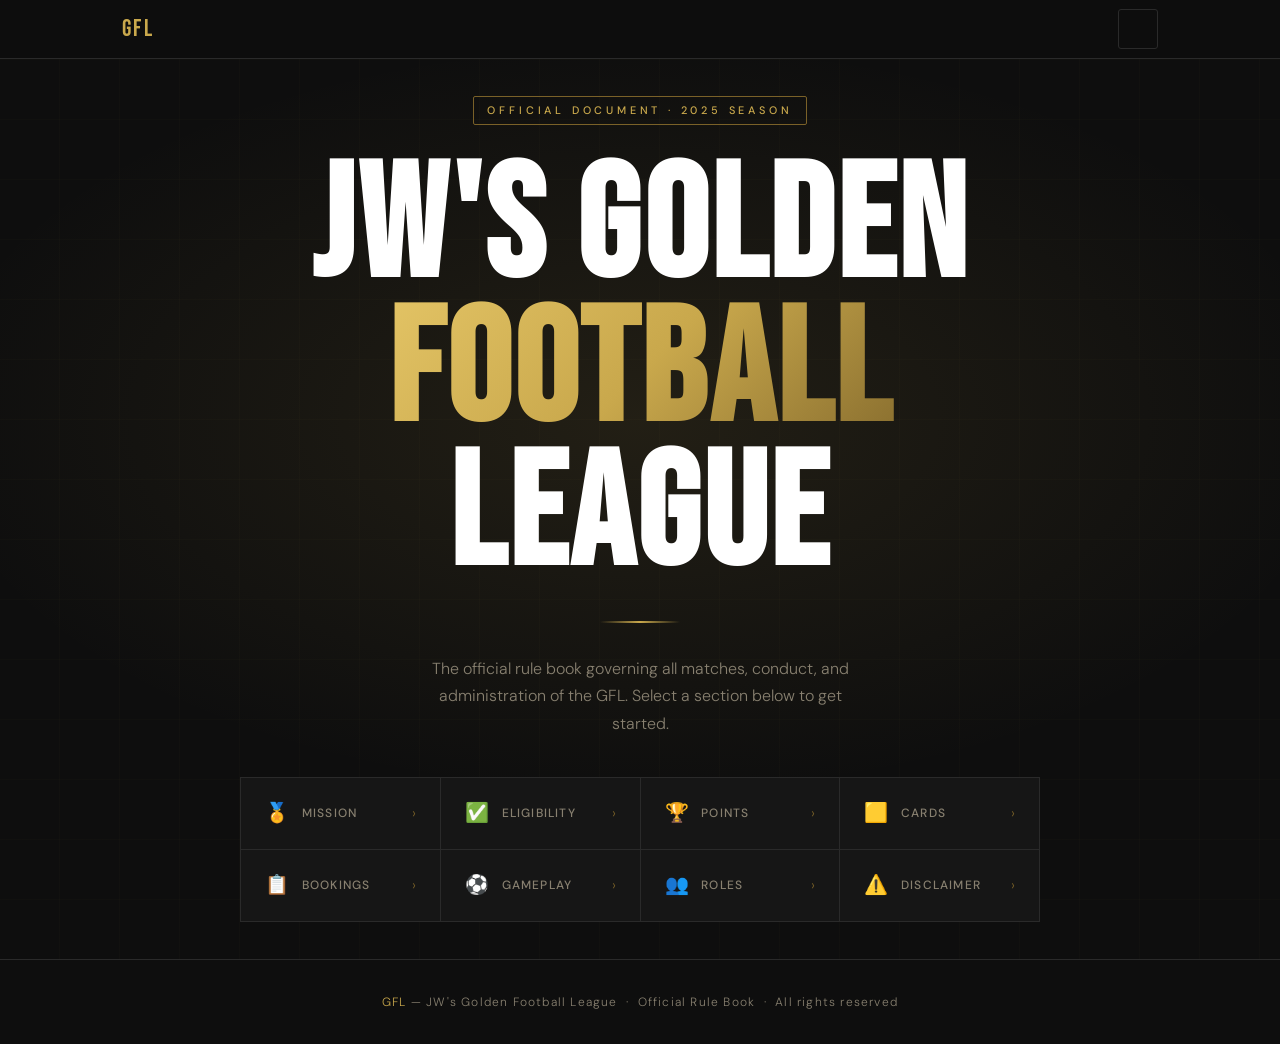
<file: index.html>
<!DOCTYPE html>
<html lang="en">
<head>
  <meta charset="UTF-8"/>
  <meta name="viewport" content="width=device-width, initial-scale=1.0"/>
  <title>GFL — JW's Golden Football League</title>
  <link rel="stylesheet" href="styles.css"/>
</head>
<body>

<nav>
  <div class="nav-inner">
    <a class="nav-logo" href="index.html">GFL</a>
    <button class="nav-hamburger" id="hamburger" aria-label="Toggle menu">
      <span></span><span></span><span></span>
    </button>
  </div>
  <div class="nav-dropdown" id="nav-dropdown">
    <ul class="nav-links">
      <li><a href="mission.html">Mission</a></li>
      <li><a href="eligibility.html">Eligibility</a></li>
      <li><a href="points.html">Points</a></li>
      <li><a href="cards.html">Cards</a></li>
      <li><a href="bookings.html">Bookings</a></li>
      <li><a href="gameplay.html">Gameplay</a></li>
      <li><a href="roles.html">Roles</a></li>
      <li><a href="disclaimer.html">Disclaimer</a></li>
    </ul>
  </div>
</nav>

<section class="hero">
  <div class="hero-badge">Official Document · 2025 Season</div>
  <h1 class="hero-title">
    JW's Golden
    <span class="gold-word">Football</span>
    League
  </h1>
  <div class="hero-divider"></div>
  <p class="hero-sub">The official rule book governing all matches, conduct, and administration of the GFL. Select a section below to get started.</p>

  <div class="hero-nav-grid">
    <a class="hero-nav-item" href="mission.html">
      <span class="hero-nav-icon">🏅</span>
      <span class="hero-nav-label">Mission</span>
      <span class="hero-nav-arrow">›</span>
    </a>
    <a class="hero-nav-item" href="eligibility.html">
      <span class="hero-nav-icon">✅</span>
      <span class="hero-nav-label">Eligibility</span>
      <span class="hero-nav-arrow">›</span>
    </a>
    <a class="hero-nav-item" href="points.html">
      <span class="hero-nav-icon">🏆</span>
      <span class="hero-nav-label">Points</span>
      <span class="hero-nav-arrow">›</span>
    </a>
    <a class="hero-nav-item" href="cards.html">
      <span class="hero-nav-icon">🟨</span>
      <span class="hero-nav-label">Cards</span>
      <span class="hero-nav-arrow">›</span>
    </a>
    <a class="hero-nav-item" href="bookings.html">
      <span class="hero-nav-icon">📋</span>
      <span class="hero-nav-label">Bookings</span>
      <span class="hero-nav-arrow">›</span>
    </a>
    <a class="hero-nav-item" href="gameplay.html">
      <span class="hero-nav-icon">⚽</span>
      <span class="hero-nav-label">Gameplay</span>
      <span class="hero-nav-arrow">›</span>
    </a>
    <a class="hero-nav-item" href="roles.html">
      <span class="hero-nav-icon">👥</span>
      <span class="hero-nav-label">Roles</span>
      <span class="hero-nav-arrow">›</span>
    </a>
    <a class="hero-nav-item" href="disclaimer.html">
      <span class="hero-nav-icon">⚠️</span>
      <span class="hero-nav-label">Disclaimer</span>
      <span class="hero-nav-arrow">›</span>
    </a>
  </div>
</section>

<footer>
  <span>GFL</span> — JW's Golden Football League &nbsp;·&nbsp; Official Rule Book &nbsp;·&nbsp; All rights reserved
</footer>

<script>
  const btn = document.getElementById('hamburger');
  const drop = document.getElementById('nav-dropdown');
  btn.addEventListener('click', () => {
    btn.classList.toggle('open');
    drop.classList.toggle('open');
  });
  drop.querySelectorAll('a').forEach(a => {
    a.addEventListener('click', () => {
      btn.classList.remove('open');
      drop.classList.remove('open');
    });
  });
</script>

</body>
</html>
</file>
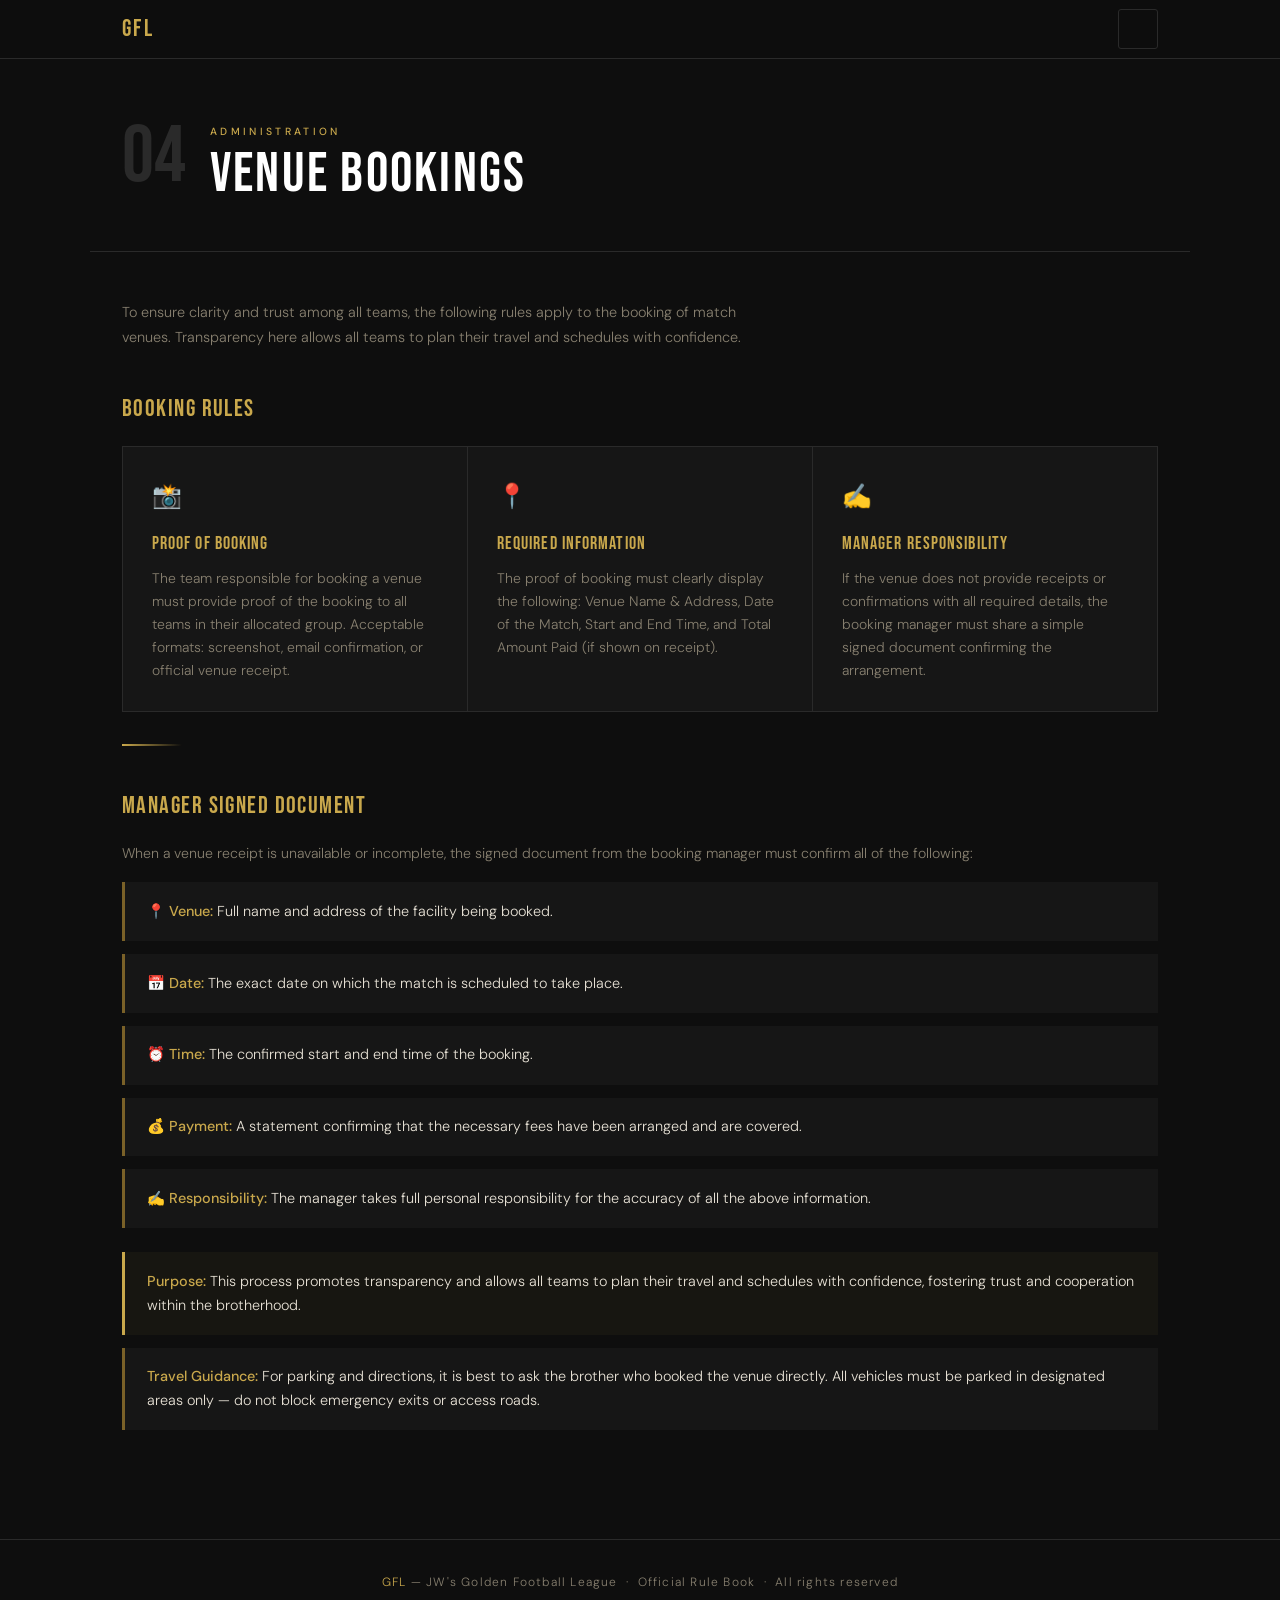
<file: bookings.html>
<!DOCTYPE html>
<html lang="en">
<head>
  <meta charset="UTF-8"/>
  <meta name="viewport" content="width=device-width, initial-scale=1.0"/>
  <title>Bookings — GFL Rule Book</title>
  <link rel="stylesheet" href="styles.css"/>
</head>
<body>

<nav>
  <div class="nav-inner">
    <a class="nav-logo" href="index.html">GFL</a>
    <button class="nav-hamburger" id="hamburger" aria-label="Toggle menu">
      <span></span><span></span><span></span>
    </button>
  </div>
  <div class="nav-dropdown" id="nav-dropdown">
    <ul class="nav-links">
      <li><a href="mission.html">Mission</a></li>
      <li><a href="eligibility.html">Eligibility</a></li>
      <li><a href="points.html">Points</a></li>
      <li><a href="cards.html">Cards</a></li>
      <li><a href="bookings.html" class="active">Bookings</a></li>
      <li><a href="gameplay.html">Gameplay</a></li>
      <li><a href="roles.html">Roles</a></li>
      <li><a href="disclaimer.html">Disclaimer</a></li>
    </ul>
  </div>
</nav>

<div class="page-header">
  <div class="page-num">04</div>
  <div>
    <div class="page-label">Administration</div>
    <div class="page-title">Venue Bookings</div>
  </div>
</div>

<div class="content">

  <p style="font-size:0.9rem;color:var(--muted);max-width:640px;margin-bottom:2rem;">
    To ensure clarity and trust among all teams, the following rules apply to the booking of
    match venues. Transparency here allows all teams to plan their travel and schedules
    with confidence.
  </p>

  <p class="sub-heading">Booking Rules</p>

  <div class="card-grid">
    <div class="card">
      <div class="card-icon">📸</div>
      <div class="card-title">Proof of Booking</div>
      <div class="card-text">
        The team responsible for booking a venue must provide proof of the booking to all teams
        in their allocated group. Acceptable formats: screenshot, email confirmation, or official
        venue receipt.
      </div>
    </div>
    <div class="card">
      <div class="card-icon">📍</div>
      <div class="card-title">Required Information</div>
      <div class="card-text">
        The proof of booking must clearly display the following: Venue Name &amp; Address,
        Date of the Match, Start and End Time, and Total Amount Paid (if shown on receipt).
      </div>
    </div>
    <div class="card">
      <div class="card-icon">✍️</div>
      <div class="card-title">Manager Responsibility</div>
      <div class="card-text">
        If the venue does not provide receipts or confirmations with all required details,
        the booking manager must share a simple signed document confirming the arrangement.
      </div>
    </div>
  </div>

  <div class="gold-line"></div>
  <p class="sub-heading">Manager Signed Document</p>

  <p style="font-size:0.88rem;color:var(--muted);margin-bottom:1rem;">
    When a venue receipt is unavailable or incomplete, the signed document from the booking
    manager must confirm all of the following:
  </p>

  <div class="rule-block">📍 <strong>Venue:</strong> Full name and address of the facility being booked.</div>
  <div class="rule-block">📅 <strong>Date:</strong> The exact date on which the match is scheduled to take place.</div>
  <div class="rule-block">⏰ <strong>Time:</strong> The confirmed start and end time of the booking.</div>
  <div class="rule-block">💰 <strong>Payment:</strong> A statement confirming that the necessary fees have been arranged and are covered.</div>
  <div class="rule-block">✍️ <strong>Responsibility:</strong> The manager takes full personal responsibility for the accuracy of all the above information.</div>

  <div class="rule-block info" style="margin-top:1.5rem;">
    <strong>Purpose:</strong> This process promotes transparency and allows all teams to plan their travel and schedules with confidence, fostering trust and cooperation within the brotherhood.
  </div>

  <div class="rule-block">
    <strong>Travel Guidance:</strong> For parking and directions, it is best to ask the brother who booked the venue directly. All vehicles must be parked in designated areas only — do not block emergency exits or access roads.
  </div>

</div>

<footer>
  <span>GFL</span> — JW's Golden Football League &nbsp;·&nbsp; Official Rule Book &nbsp;·&nbsp; All rights reserved
</footer>

<script>
  const btn = document.getElementById('hamburger');
  const drop = document.getElementById('nav-dropdown');
  btn.addEventListener('click', () => {
    btn.classList.toggle('open');
    drop.classList.toggle('open');
  });
  drop.querySelectorAll('a').forEach(a => {
    a.addEventListener('click', () => {
      btn.classList.remove('open');
      drop.classList.remove('open');
    });
  });
</script>

</body>
</html>
</file>
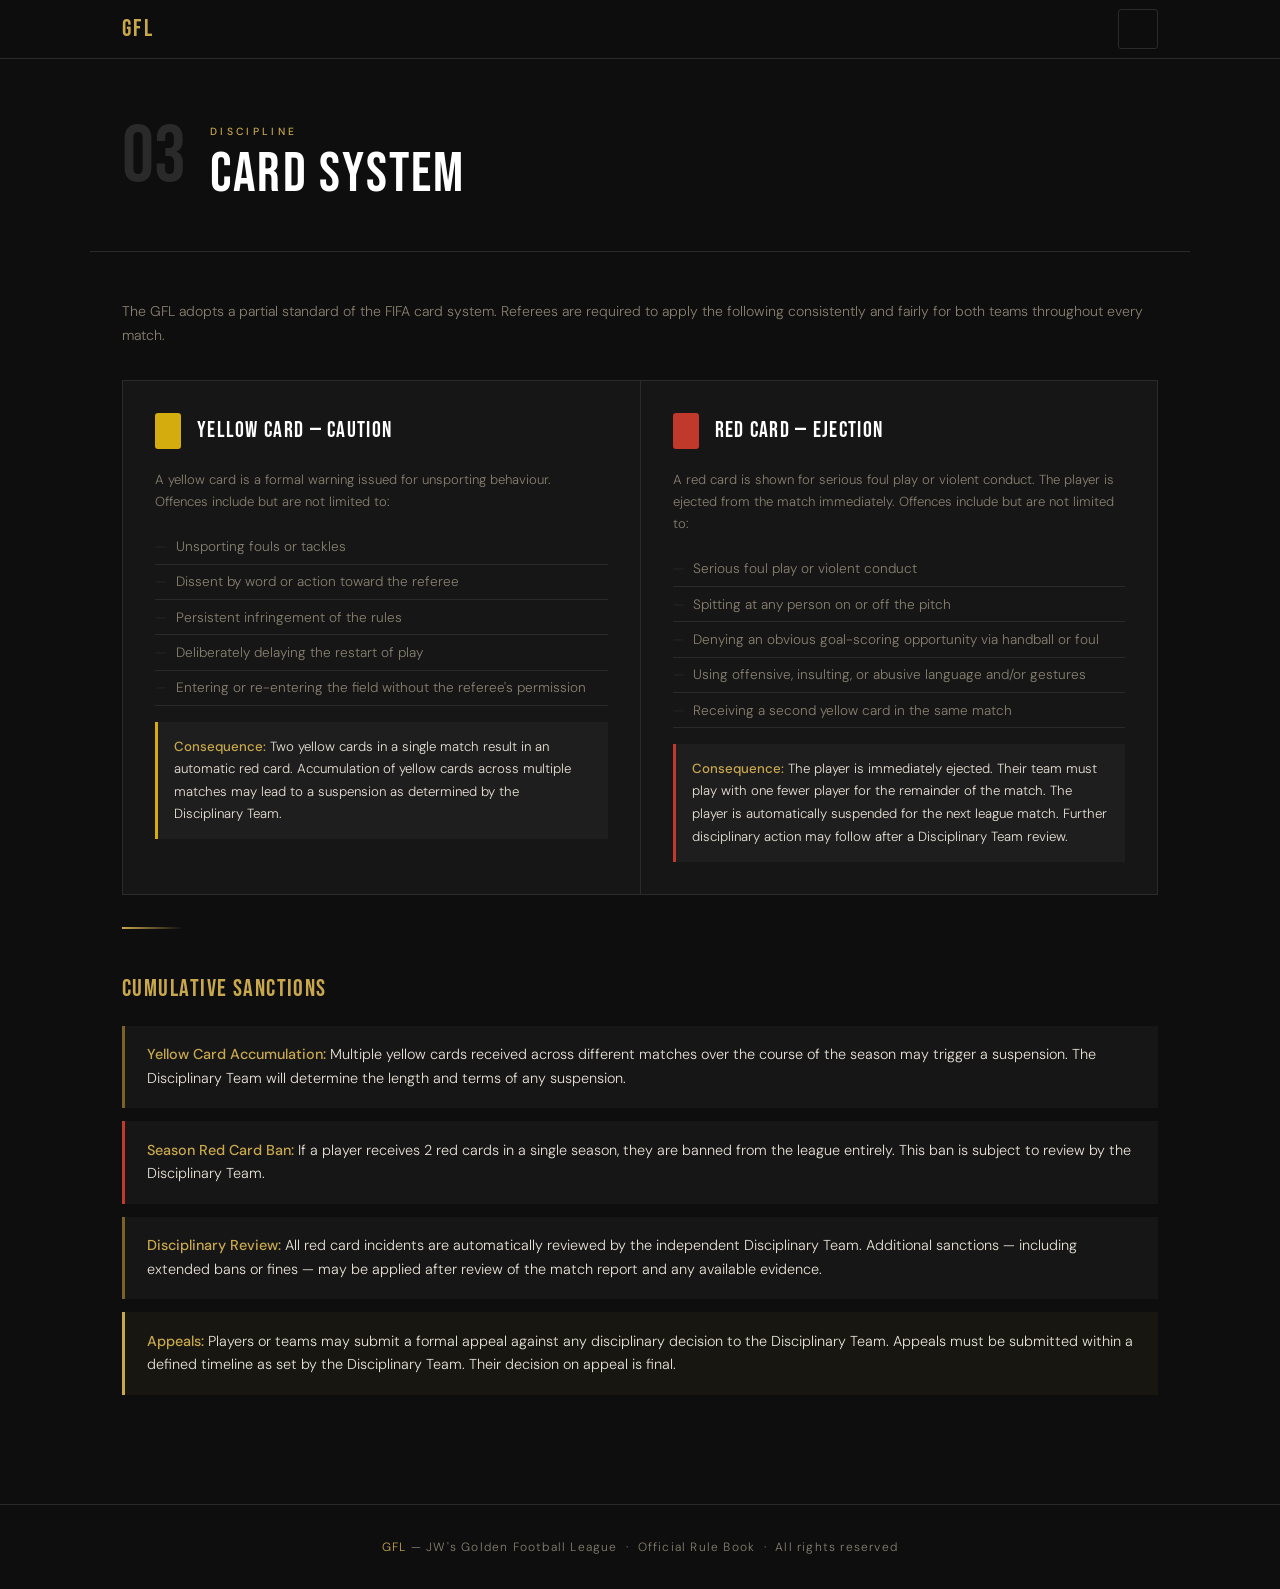
<file: cards.html>
<!DOCTYPE html>
<html lang="en">
<head>
  <meta charset="UTF-8"/>
  <meta name="viewport" content="width=device-width, initial-scale=1.0"/>
  <title>Card System — GFL Rule Book</title>
  <link rel="stylesheet" href="styles.css"/>
</head>
<body>

<nav>
  <div class="nav-inner">
    <a class="nav-logo" href="index.html">GFL</a>
    <button class="nav-hamburger" id="hamburger" aria-label="Toggle menu">
      <span></span><span></span><span></span>
    </button>
  </div>
  <div class="nav-dropdown" id="nav-dropdown">
    <ul class="nav-links">
      <li><a href="mission.html">Mission</a></li>
      <li><a href="eligibility.html">Eligibility</a></li>
      <li><a href="points.html">Points</a></li>
      <li><a href="cards.html" class="active">Cards</a></li>
      <li><a href="bookings.html">Bookings</a></li>
      <li><a href="gameplay.html">Gameplay</a></li>
      <li><a href="roles.html">Roles</a></li>
      <li><a href="disclaimer.html">Disclaimer</a></li>
    </ul>
  </div>
</nav>

<div class="page-header">
  <div class="page-num">03</div>
  <div>
    <div class="page-label">Discipline</div>
    <div class="page-title">Card System</div>
  </div>
</div>

<div class="content">

  <p style="font-size:0.88rem;color:var(--muted);margin-bottom:2rem;">
    The GFL adopts a partial standard of the FIFA card system. Referees are required to apply
    the following consistently and fairly for both teams throughout every match.
  </p>

  <div class="cards-split">

    <!-- YELLOW CARD -->
    <div class="card-panel">
      <div class="card-panel-header">
        <div class="card-chip chip-yellow"></div>
        <div class="card-panel-title">Yellow Card — Caution</div>
      </div>
      <p style="font-size:0.82rem;color:var(--muted);margin-bottom:1rem;">
        A yellow card is a formal warning issued for unsporting behaviour. Offences include but are not limited to:
      </p>
      <ul class="offense-list">
        <li>Unsporting fouls or tackles</li>
        <li>Dissent by word or action toward the referee</li>
        <li>Persistent infringement of the rules</li>
        <li>Deliberately delaying the restart of play</li>
        <li>Entering or re-entering the field without the referee's permission</li>
      </ul>
      <div class="consequence yel">
        <strong>Consequence:</strong> Two yellow cards in a single match result in an automatic red card.
        Accumulation of yellow cards across multiple matches may lead to a suspension as determined
        by the Disciplinary Team.
      </div>
    </div>

    <!-- RED CARD -->
    <div class="card-panel">
      <div class="card-panel-header">
        <div class="card-chip chip-red"></div>
        <div class="card-panel-title">Red Card — Ejection</div>
      </div>
      <p style="font-size:0.82rem;color:var(--muted);margin-bottom:1rem;">
        A red card is shown for serious foul play or violent conduct. The player is ejected
        from the match immediately. Offences include but are not limited to:
      </p>
      <ul class="offense-list">
        <li>Serious foul play or violent conduct</li>
        <li>Spitting at any person on or off the pitch</li>
        <li>Denying an obvious goal-scoring opportunity via handball or foul</li>
        <li>Using offensive, insulting, or abusive language and/or gestures</li>
        <li>Receiving a second yellow card in the same match</li>
      </ul>
      <div class="consequence red">
        <strong>Consequence:</strong> The player is immediately ejected. Their team must play with one
        fewer player for the remainder of the match. The player is automatically suspended for the
        next league match. Further disciplinary action may follow after a Disciplinary Team review.
      </div>
    </div>

  </div>

  <div class="gold-line"></div>
  <p class="sub-heading">Cumulative Sanctions</p>

  <div class="rule-block">
    <strong>Yellow Card Accumulation:</strong> Multiple yellow cards received across different matches over the course of the season may trigger a suspension. The Disciplinary Team will determine the length and terms of any suspension.
  </div>

  <div class="rule-block warn">
    <strong>Season Red Card Ban:</strong> If a player receives 2 red cards in a single season, they are banned from the league entirely. This ban is subject to review by the Disciplinary Team.
  </div>

  <div class="rule-block">
    <strong>Disciplinary Review:</strong> All red card incidents are automatically reviewed by the independent Disciplinary Team. Additional sanctions — including extended bans or fines — may be applied after review of the match report and any available evidence.
  </div>

  <div class="rule-block info">
    <strong>Appeals:</strong> Players or teams may submit a formal appeal against any disciplinary decision to the Disciplinary Team. Appeals must be submitted within a defined timeline as set by the Disciplinary Team. Their decision on appeal is final.
  </div>

</div>

<footer>
  <span>GFL</span> — JW's Golden Football League &nbsp;·&nbsp; Official Rule Book &nbsp;·&nbsp; All rights reserved
</footer>

<script>
  const btn = document.getElementById('hamburger');
  const drop = document.getElementById('nav-dropdown');
  btn.addEventListener('click', () => {
    btn.classList.toggle('open');
    drop.classList.toggle('open');
  });
  drop.querySelectorAll('a').forEach(a => {
    a.addEventListener('click', () => {
      btn.classList.remove('open');
      drop.classList.remove('open');
    });
  });
</script>

</body>
</html>
</file>
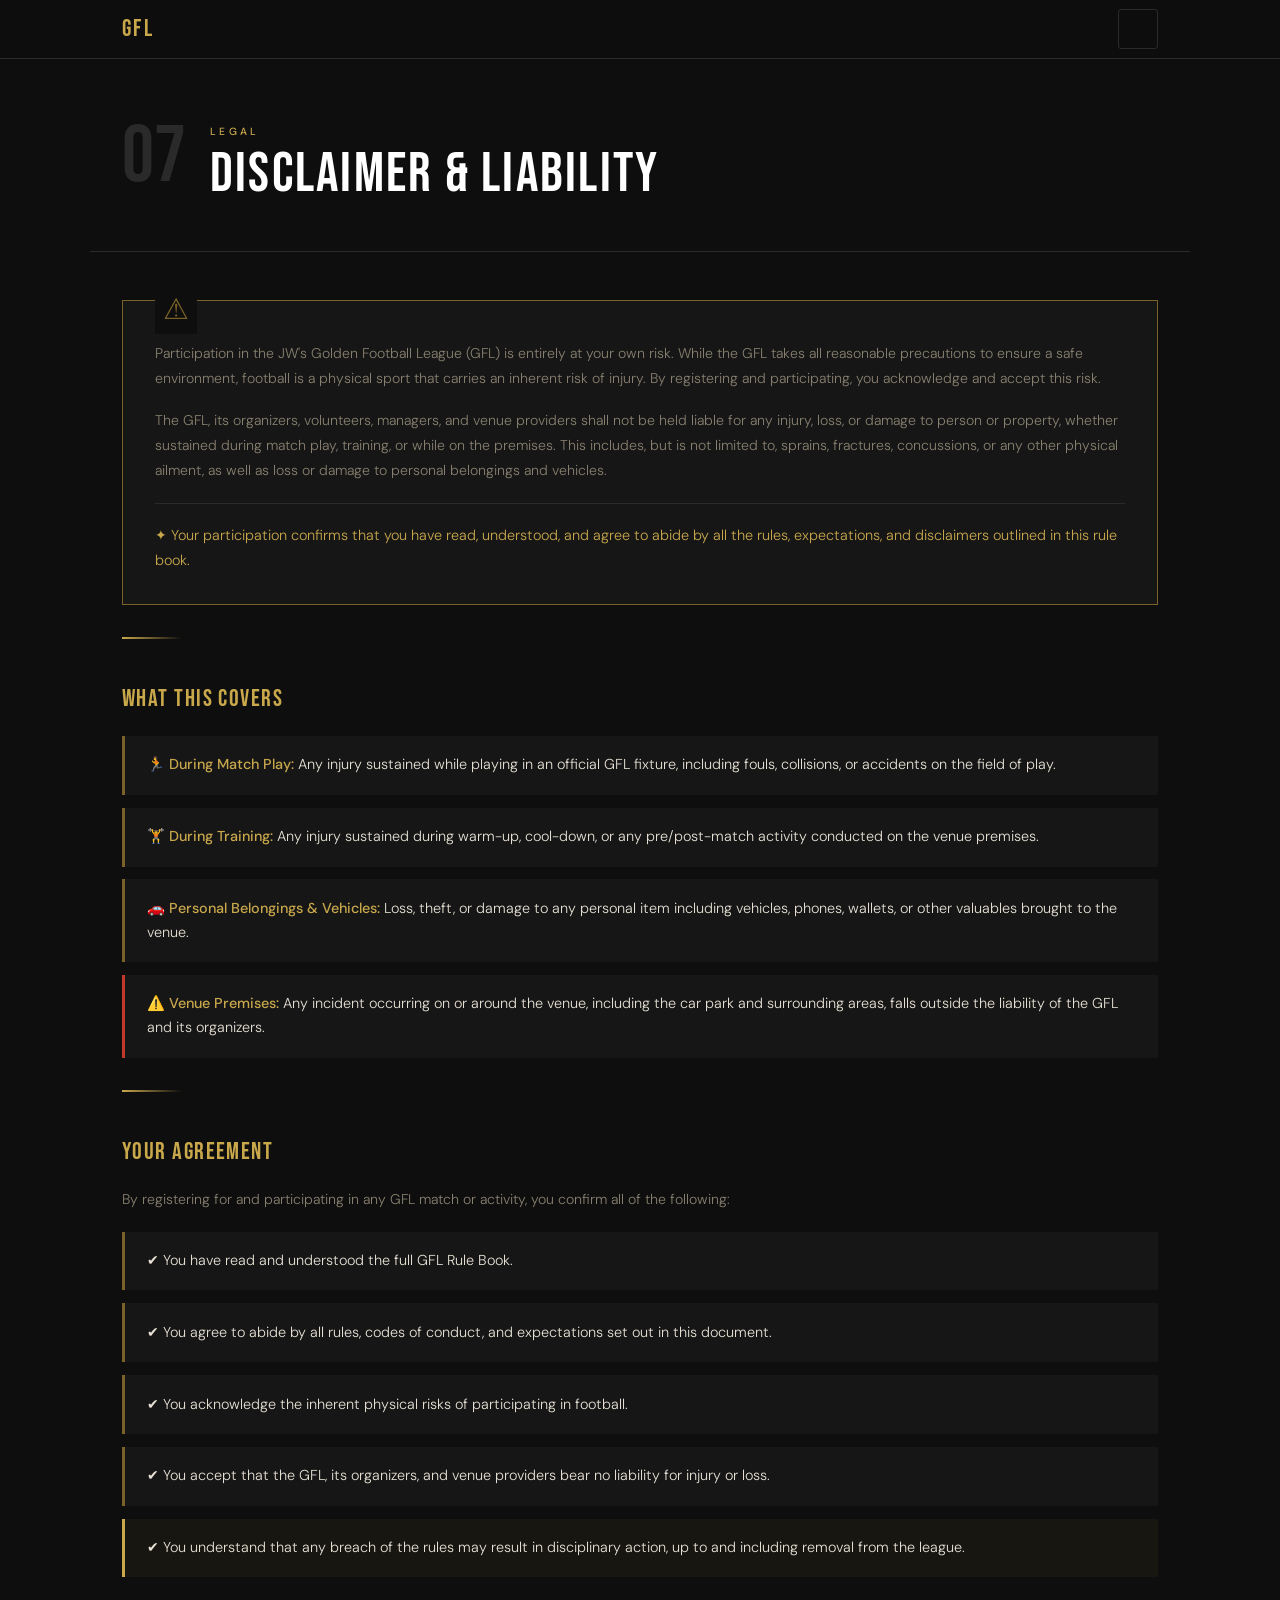
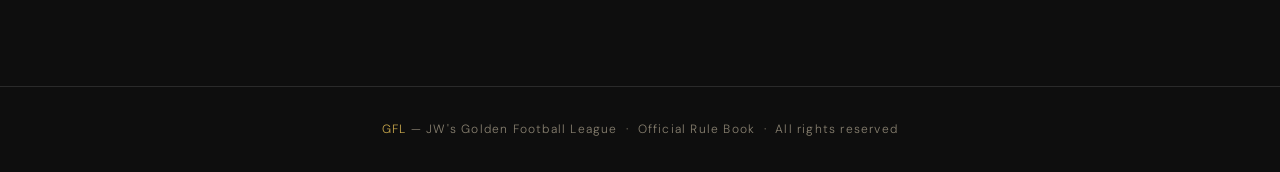
<file: disclaimer.html>
<!DOCTYPE html>
<html lang="en">
<head>
  <meta charset="UTF-8"/>
  <meta name="viewport" content="width=device-width, initial-scale=1.0"/>
  <title>Disclaimer — GFL Rule Book</title>
  <link rel="stylesheet" href="styles.css"/>
</head>
<body>

<nav>
  <div class="nav-inner">
    <a class="nav-logo" href="index.html">GFL</a>
    <button class="nav-hamburger" id="hamburger" aria-label="Toggle menu">
      <span></span><span></span><span></span>
    </button>
  </div>
  <div class="nav-dropdown" id="nav-dropdown">
    <ul class="nav-links">
      <li><a href="mission.html">Mission</a></li>
      <li><a href="eligibility.html">Eligibility</a></li>
      <li><a href="points.html">Points</a></li>
      <li><a href="cards.html">Cards</a></li>
      <li><a href="bookings.html">Bookings</a></li>
      <li><a href="gameplay.html">Gameplay</a></li>
      <li><a href="roles.html">Roles</a></li>
      <li><a href="disclaimer.html" class="active">Disclaimer</a></li>
    </ul>
  </div>
</nav>

<div class="page-header">
  <div class="page-num">07</div>
  <div>
    <div class="page-label">Legal</div>
    <div class="page-title">Disclaimer &amp; Liability</div>
  </div>
</div>

<div class="content">

  <div class="alert-box">
    <p class="alert-text">
      Participation in the JW's Golden Football League (GFL) is entirely at your own risk.
      While the GFL takes all reasonable precautions to ensure a safe environment, football
      is a physical sport that carries an inherent risk of injury. By registering and
      participating, you acknowledge and accept this risk.
    </p>
    <p class="alert-text">
      The GFL, its organizers, volunteers, managers, and venue providers shall not be held
      liable for any injury, loss, or damage to person or property, whether sustained during
      match play, training, or while on the premises. This includes, but is not limited to,
      sprains, fractures, concussions, or any other physical ailment, as well as loss or
      damage to personal belongings and vehicles.
    </p>
    <p class="alert-highlight">
      ✦ Your participation confirms that you have read, understood, and agree to abide by
      all the rules, expectations, and disclaimers outlined in this rule book.
    </p>
  </div>

  <div class="gold-line"></div>
  <p class="sub-heading">What This Covers</p>

  <div class="rule-block">
    🏃 <strong>During Match Play:</strong> Any injury sustained while playing in an official GFL fixture, including fouls, collisions, or accidents on the field of play.
  </div>
  <div class="rule-block">
    🏋️ <strong>During Training:</strong> Any injury sustained during warm-up, cool-down, or any pre/post-match activity conducted on the venue premises.
  </div>
  <div class="rule-block">
    🚗 <strong>Personal Belongings &amp; Vehicles:</strong> Loss, theft, or damage to any personal item including vehicles, phones, wallets, or other valuables brought to the venue.
  </div>
  <div class="rule-block warn">
    ⚠️ <strong>Venue Premises:</strong> Any incident occurring on or around the venue, including the car park and surrounding areas, falls outside the liability of the GFL and its organizers.
  </div>

  <div class="gold-line"></div>
  <p class="sub-heading">Your Agreement</p>

  <p style="font-size:0.88rem;color:var(--muted);margin-bottom:1.2rem;">
    By registering for and participating in any GFL match or activity, you confirm all of the following:
  </p>

  <div class="rule-block">✔ You have read and understood the full GFL Rule Book.</div>
  <div class="rule-block">✔ You agree to abide by all rules, codes of conduct, and expectations set out in this document.</div>
  <div class="rule-block">✔ You acknowledge the inherent physical risks of participating in football.</div>
  <div class="rule-block">✔ You accept that the GFL, its organizers, and venue providers bear no liability for injury or loss.</div>
  <div class="rule-block info">✔ You understand that any breach of the rules may result in disciplinary action, up to and including removal from the league.</div>

</div>

<footer>
  <span>GFL</span> — JW's Golden Football League &nbsp;·&nbsp; Official Rule Book &nbsp;·&nbsp; All rights reserved
</footer>

<script>
  const btn = document.getElementById('hamburger');
  const drop = document.getElementById('nav-dropdown');
  btn.addEventListener('click', () => {
    btn.classList.toggle('open');
    drop.classList.toggle('open');
  });
  drop.querySelectorAll('a').forEach(a => {
    a.addEventListener('click', () => {
      btn.classList.remove('open');
      drop.classList.remove('open');
    });
  });
</script>

</body>
</html>
</file>
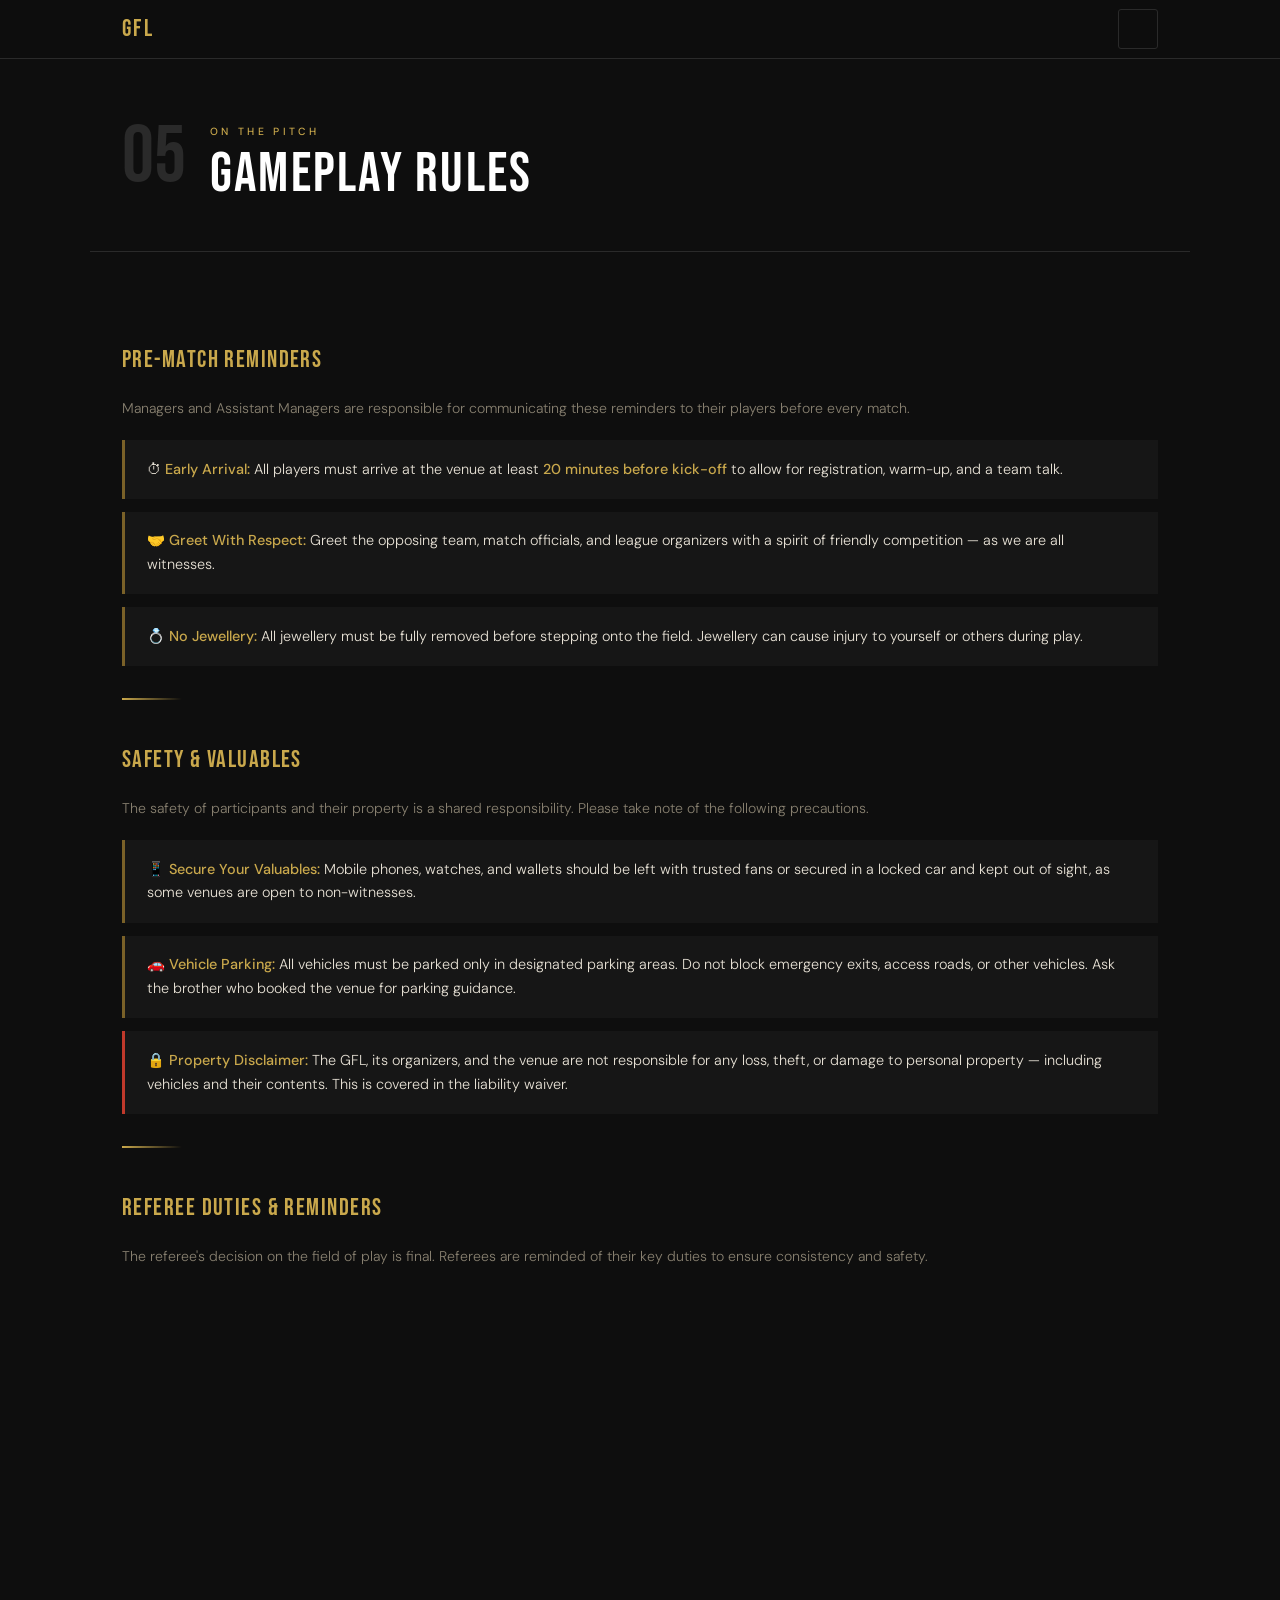
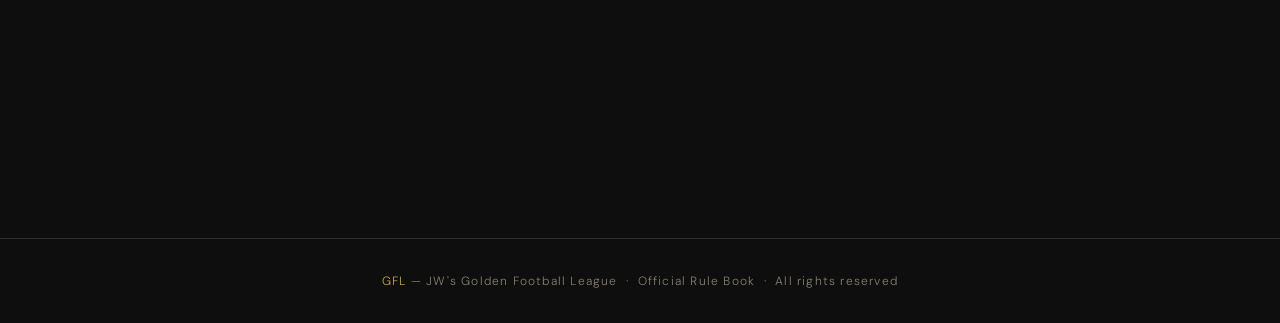
<file: gameplay.html>
<!DOCTYPE html>
<html lang="en">
<head>
  <meta charset="UTF-8"/>
  <meta name="viewport" content="width=device-width, initial-scale=1.0"/>
  <title>Gameplay — GFL Rule Book</title>
  <link rel="stylesheet" href="styles.css"/>
</head>
<body>

<nav>
  <div class="nav-inner">
    <a class="nav-logo" href="index.html">GFL</a>
    <button class="nav-hamburger" id="hamburger" aria-label="Toggle menu">
      <span></span><span></span><span></span>
    </button>
  </div>
  <div class="nav-dropdown" id="nav-dropdown">
    <ul class="nav-links">
      <li><a href="mission.html">Mission</a></li>
      <li><a href="eligibility.html">Eligibility</a></li>
      <li><a href="points.html">Points</a></li>
      <li><a href="cards.html">Cards</a></li>
      <li><a href="bookings.html">Bookings</a></li>
      <li><a href="gameplay.html" class="active">Gameplay</a></li>
      <li><a href="roles.html">Roles</a></li>
      <li><a href="disclaimer.html">Disclaimer</a></li>
    </ul>
  </div>
</nav>

<div class="page-header">
  <div class="page-num">05</div>
  <div>
    <div class="page-label">On the Pitch</div>
    <div class="page-title">Gameplay Rules</div>
  </div>
</div>

<div class="content">

  <!-- PRE-MATCH -->
  <p class="sub-heading">Pre-Match Reminders</p>
  <p style="font-size:0.88rem;color:var(--muted);margin-bottom:1.2rem;">
    Managers and Assistant Managers are responsible for communicating these reminders to
    their players before every match.
  </p>

  <div class="rule-block">
    ⏱ <strong>Early Arrival:</strong> All players must arrive at the venue at least <strong>20 minutes before kick-off</strong> to allow for registration, warm-up, and a team talk.
  </div>
  <div class="rule-block">
    🤝 <strong>Greet With Respect:</strong> Greet the opposing team, match officials, and league organizers with a spirit of friendly competition — as we are all witnesses.
  </div>
  <div class="rule-block">
    💍 <strong>No Jewellery:</strong> All jewellery must be fully removed before stepping onto the field. Jewellery can cause injury to yourself or others during play.
  </div>

  <div class="gold-line"></div>

  <!-- SAFETY -->
  <p class="sub-heading">Safety &amp; Valuables</p>
  <p style="font-size:0.88rem;color:var(--muted);margin-bottom:1.2rem;">
    The safety of participants and their property is a shared responsibility. Please take
    note of the following precautions.
  </p>

  <div class="rule-block">
    📱 <strong>Secure Your Valuables:</strong> Mobile phones, watches, and wallets should be left with trusted fans or secured in a locked car and kept out of sight, as some venues are open to non-witnesses.
  </div>
  <div class="rule-block">
    🚗 <strong>Vehicle Parking:</strong> All vehicles must be parked only in designated parking areas. Do not block emergency exits, access roads, or other vehicles. Ask the brother who booked the venue for parking guidance.
  </div>
  <div class="rule-block warn">
    🔒 <strong>Property Disclaimer:</strong> The GFL, its organizers, and the venue are not responsible for any loss, theft, or damage to personal property — including vehicles and their contents. This is covered in the liability waiver.
  </div>

  <div class="gold-line"></div>

  <!-- REFEREE -->
  <p class="sub-heading">Referee Duties &amp; Reminders</p>
  <p style="font-size:0.88rem;color:var(--muted);margin-bottom:1.2rem;">
    The referee's decision on the field of play is final. Referees are reminded of their
    key duties to ensure consistency and safety.
  </p>

  <div class="rule-block">
    🚨 <strong>Whistle for Safety:</strong> The referee holds ultimate authority to stop, suspend, or abandon a match for any safety concerns — including severe weather, poor lighting, or spectator behaviour.
  </div>
  <div class="rule-block">
    🩺 <strong>Player Welfare:</strong> Be vigilant for signs of player injury. Stop play immediately for any suspected head injury. A player with an open bleeding wound must not remain on the field of play.
  </div>
  <div class="rule-block">
    ⚖️ <strong>Consistency:</strong> Apply the rules and the card system consistently and fairly for both teams throughout the entire match.
  </div>
  <div class="rule-block">
    🗣️ <strong>Game Management:</strong> Communicate clearly with players. Explain decisions when appropriate to help de-escalate tension and maintain a positive atmosphere.
  </div>
  <div class="rule-block info">
    📝 <strong>Post-Match Report:</strong> Submit a brief, accurate match report to the league organizers immediately after the game. The report must note any incidents, all goalscorers, and any cards issued.
  </div>

</div>

<footer>
  <span>GFL</span> — JW's Golden Football League &nbsp;·&nbsp; Official Rule Book &nbsp;·&nbsp; All rights reserved
</footer>

<script>
  const btn = document.getElementById('hamburger');
  const drop = document.getElementById('nav-dropdown');
  btn.addEventListener('click', () => {
    btn.classList.toggle('open');
    drop.classList.toggle('open');
  });
  drop.querySelectorAll('a').forEach(a => {
    a.addEventListener('click', () => {
      btn.classList.remove('open');
      drop.classList.remove('open');
    });
  });
</script>

</body>
</html>
</file>
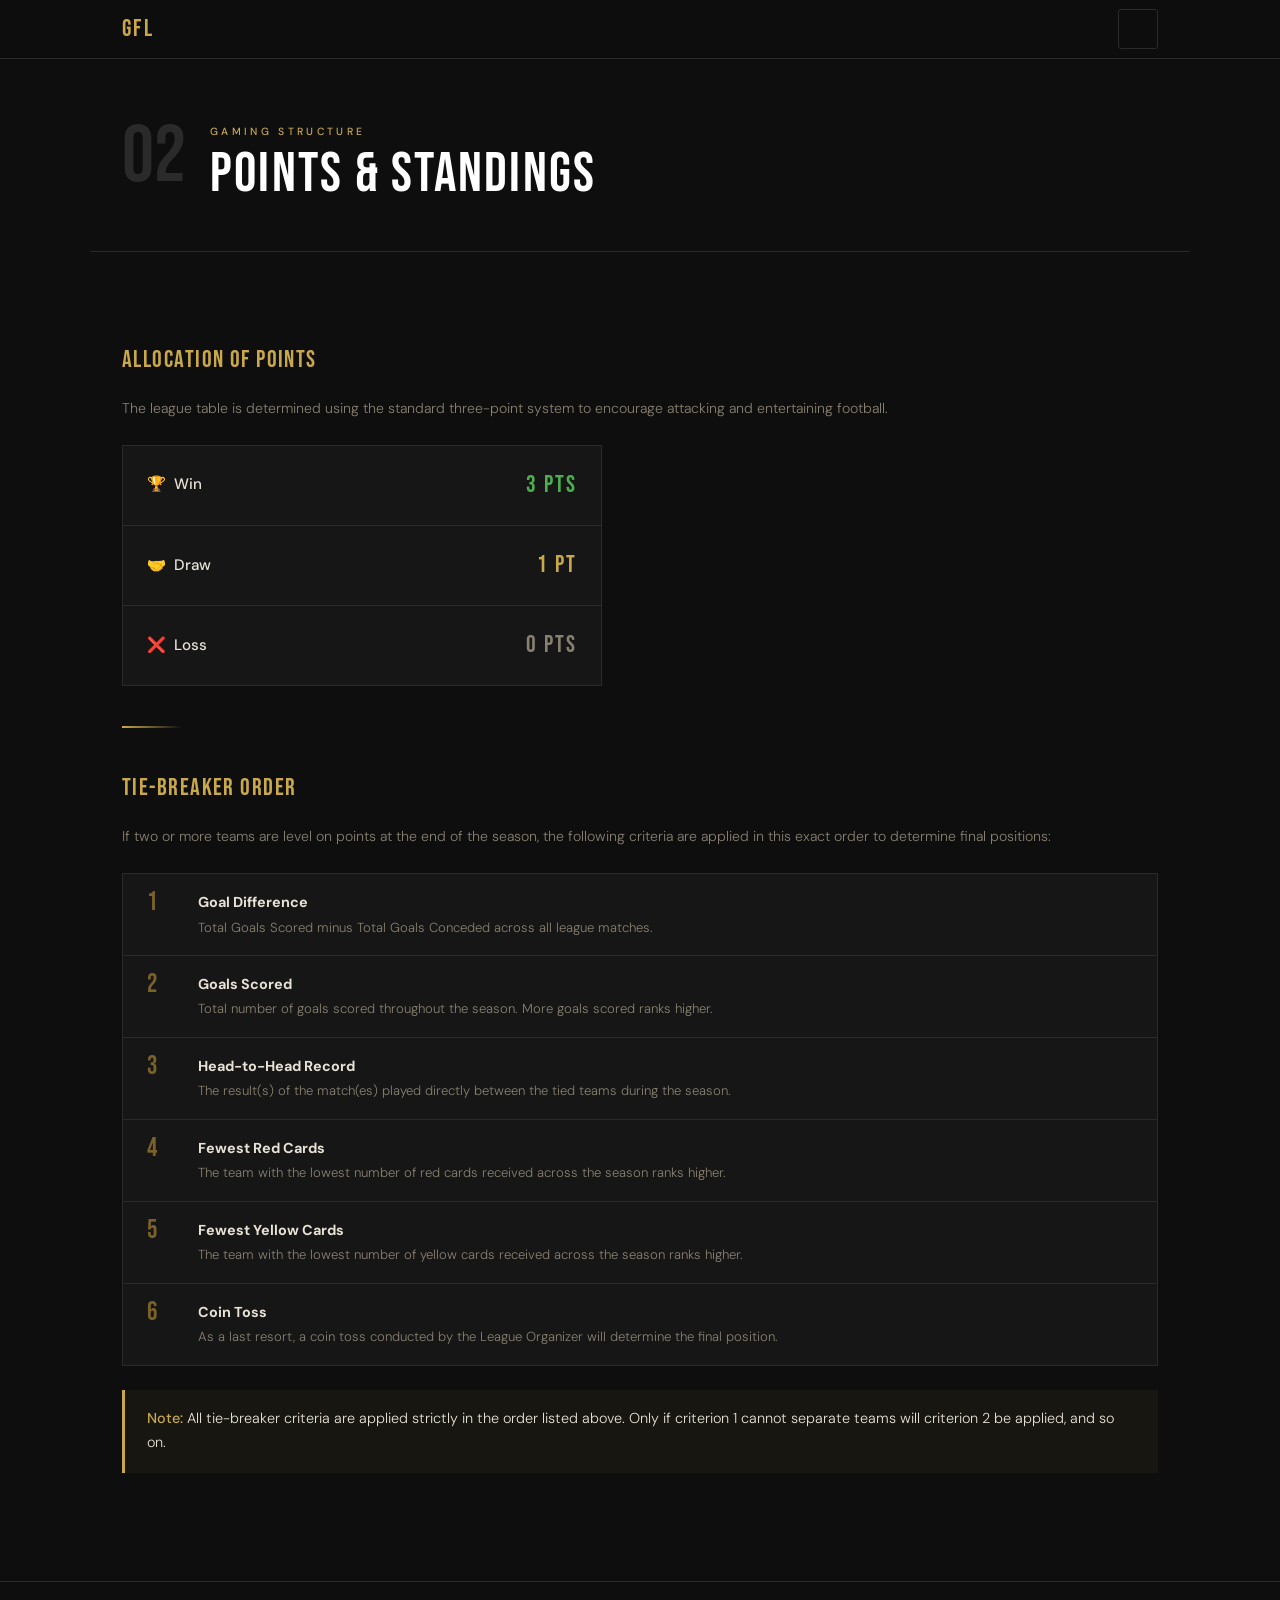
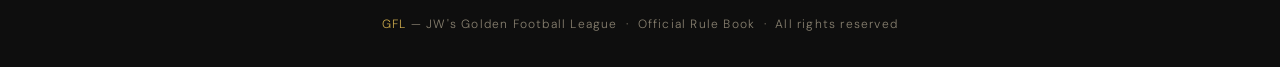
<file: points.html>
<!DOCTYPE html>
<html lang="en">
<head>
  <meta charset="UTF-8"/>
  <meta name="viewport" content="width=device-width, initial-scale=1.0"/>
  <title>Points System — GFL Rule Book</title>
  <link rel="stylesheet" href="styles.css"/>
</head>
<body>

<nav>
  <div class="nav-inner">
    <a class="nav-logo" href="index.html">GFL</a>
    <button class="nav-hamburger" id="hamburger" aria-label="Toggle menu">
      <span></span><span></span><span></span>
    </button>
  </div>
  <div class="nav-dropdown" id="nav-dropdown">
    <ul class="nav-links">
      <li><a href="mission.html">Mission</a></li>
      <li><a href="eligibility.html">Eligibility</a></li>
      <li><a href="points.html" class="active">Points</a></li>
      <li><a href="cards.html">Cards</a></li>
      <li><a href="bookings.html">Bookings</a></li>
      <li><a href="gameplay.html">Gameplay</a></li>
      <li><a href="roles.html">Roles</a></li>
      <li><a href="disclaimer.html">Disclaimer</a></li>
    </ul>
  </div>
</nav>

<div class="page-header">
  <div class="page-num">02</div>
  <div>
    <div class="page-label">Gaming Structure</div>
    <div class="page-title">Points &amp; Standings</div>
  </div>
</div>

<div class="content">

  <p class="sub-heading">Allocation of Points</p>
  <p style="font-size:0.88rem;color:var(--muted);margin-bottom:1.5rem;">
    The league table is determined using the standard three-point system to encourage attacking
    and entertaining football.
  </p>

  <div class="points-table">
    <div class="points-row pts-win">
      <span class="points-label">🏆&nbsp; Win</span>
      <span class="points-badge">3 PTS</span>
    </div>
    <div class="points-row pts-draw">
      <span class="points-label">🤝&nbsp; Draw</span>
      <span class="points-badge">1 PT</span>
    </div>
    <div class="points-row pts-loss">
      <span class="points-label">❌&nbsp; Loss</span>
      <span class="points-badge">0 PTS</span>
    </div>
  </div>

  <div class="gold-line"></div>
  <p class="sub-heading">Tie-Breaker Order</p>
  <p style="font-size:0.88rem;color:var(--muted);margin-bottom:1.5rem;">
    If two or more teams are level on points at the end of the season, the following criteria
    are applied in this exact order to determine final positions:
  </p>

  <ul class="tie-list">
    <li>
      <span class="tie-num">1</span>
      <div>
        <strong style="color:var(--text);font-size:0.9rem;">Goal Difference</strong>
        <br/>
        <span style="font-size:0.82rem;color:var(--muted);">Total Goals Scored minus Total Goals Conceded across all league matches.</span>
      </div>
    </li>
    <li>
      <span class="tie-num">2</span>
      <div>
        <strong style="color:var(--text);font-size:0.9rem;">Goals Scored</strong>
        <br/>
        <span style="font-size:0.82rem;color:var(--muted);">Total number of goals scored throughout the season. More goals scored ranks higher.</span>
      </div>
    </li>
    <li>
      <span class="tie-num">3</span>
      <div>
        <strong style="color:var(--text);font-size:0.9rem;">Head-to-Head Record</strong>
        <br/>
        <span style="font-size:0.82rem;color:var(--muted);">The result(s) of the match(es) played directly between the tied teams during the season.</span>
      </div>
    </li>
    <li>
      <span class="tie-num">4</span>
      <div>
        <strong style="color:var(--text);font-size:0.9rem;">Fewest Red Cards</strong>
        <br/>
        <span style="font-size:0.82rem;color:var(--muted);">The team with the lowest number of red cards received across the season ranks higher.</span>
      </div>
    </li>
    <li>
      <span class="tie-num">5</span>
      <div>
        <strong style="color:var(--text);font-size:0.9rem;">Fewest Yellow Cards</strong>
        <br/>
        <span style="font-size:0.82rem;color:var(--muted);">The team with the lowest number of yellow cards received across the season ranks higher.</span>
      </div>
    </li>
    <li>
      <span class="tie-num">6</span>
      <div>
        <strong style="color:var(--text);font-size:0.9rem;">Coin Toss</strong>
        <br/>
        <span style="font-size:0.82rem;color:var(--muted);">As a last resort, a coin toss conducted by the League Organizer will determine the final position.</span>
      </div>
    </li>
  </ul>

  <div class="rule-block info" style="margin-top:1.5rem;">
    <strong>Note:</strong> All tie-breaker criteria are applied strictly in the order listed above. Only if criterion 1 cannot separate teams will criterion 2 be applied, and so on.
  </div>

</div>

<footer>
  <span>GFL</span> — JW's Golden Football League &nbsp;·&nbsp; Official Rule Book &nbsp;·&nbsp; All rights reserved
</footer>

<script>
  const btn = document.getElementById('hamburger');
  const drop = document.getElementById('nav-dropdown');
  btn.addEventListener('click', () => {
    btn.classList.toggle('open');
    drop.classList.toggle('open');
  });
  drop.querySelectorAll('a').forEach(a => {
    a.addEventListener('click', () => {
      btn.classList.remove('open');
      drop.classList.remove('open');
    });
  });
</script>

</body>
</html>
</file>
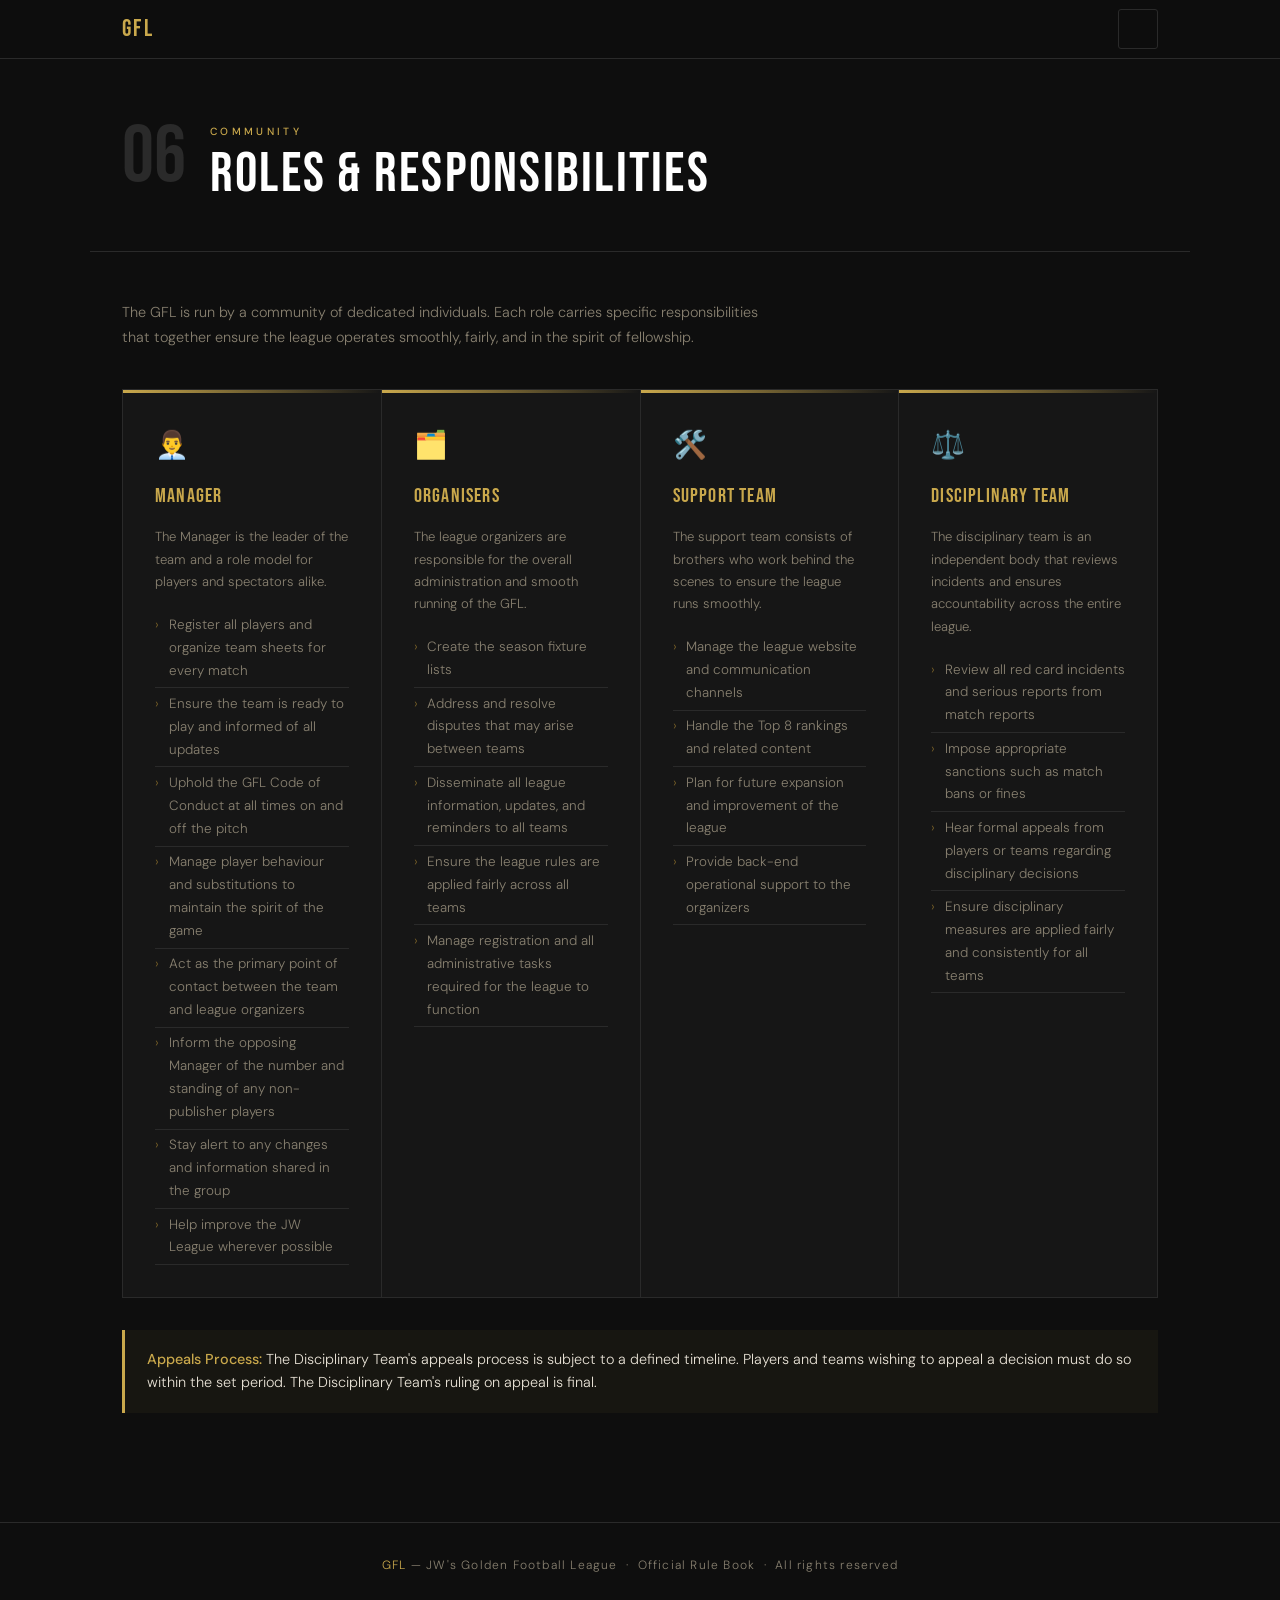
<file: roles.html>
<!DOCTYPE html>
<html lang="en">
<head>
  <meta charset="UTF-8"/>
  <meta name="viewport" content="width=device-width, initial-scale=1.0"/>
  <title>Roles — GFL Rule Book</title>
  <link rel="stylesheet" href="styles.css"/>
</head>
<body>

<nav>
  <div class="nav-inner">
    <a class="nav-logo" href="index.html">GFL</a>
    <button class="nav-hamburger" id="hamburger" aria-label="Toggle menu">
      <span></span><span></span><span></span>
    </button>
  </div>
  <div class="nav-dropdown" id="nav-dropdown">
    <ul class="nav-links">
      <li><a href="mission.html">Mission</a></li>
      <li><a href="eligibility.html">Eligibility</a></li>
      <li><a href="points.html">Points</a></li>
      <li><a href="cards.html">Cards</a></li>
      <li><a href="bookings.html">Bookings</a></li>
      <li><a href="gameplay.html">Gameplay</a></li>
      <li><a href="roles.html" class="active">Roles</a></li>
      <li><a href="disclaimer.html">Disclaimer</a></li>
    </ul>
  </div>
</nav>

<div class="page-header">
  <div class="page-num">06</div>
  <div>
    <div class="page-label">Community</div>
    <div class="page-title">Roles &amp; Responsibilities</div>
  </div>
</div>

<div class="content">

  <p style="font-size:0.9rem;color:var(--muted);max-width:640px;margin-bottom:2.5rem;">
    The GFL is run by a community of dedicated individuals. Each role carries specific
    responsibilities that together ensure the league operates smoothly, fairly, and in the
    spirit of fellowship.
  </p>

  <div class="role-grid">

    <div class="role-card">
      <div class="role-emoji">👨‍💼</div>
      <div class="role-title">Manager</div>
      <p style="font-size:0.82rem;color:var(--muted);margin-bottom:1rem;">
        The Manager is the leader of the team and a role model for players and spectators alike.
      </p>
      <ul class="role-duties">
        <li>Register all players and organize team sheets for every match</li>
        <li>Ensure the team is ready to play and informed of all updates</li>
        <li>Uphold the GFL Code of Conduct at all times on and off the pitch</li>
        <li>Manage player behaviour and substitutions to maintain the spirit of the game</li>
        <li>Act as the primary point of contact between the team and league organizers</li>
        <li>Inform the opposing Manager of the number and standing of any non-publisher players</li>
        <li>Stay alert to any changes and information shared in the group</li>
        <li>Help improve the JW League wherever possible</li>
      </ul>
    </div>

    <div class="role-card">
      <div class="role-emoji">🗂️</div>
      <div class="role-title">Organisers</div>
      <p style="font-size:0.82rem;color:var(--muted);margin-bottom:1rem;">
        The league organizers are responsible for the overall administration and smooth
        running of the GFL.
      </p>
      <ul class="role-duties">
        <li>Create the season fixture lists</li>
        <li>Address and resolve disputes that may arise between teams</li>
        <li>Disseminate all league information, updates, and reminders to all teams</li>
        <li>Ensure the league rules are applied fairly across all teams</li>
        <li>Manage registration and all administrative tasks required for the league to function</li>
      </ul>
    </div>

    <div class="role-card">
      <div class="role-emoji">🛠️</div>
      <div class="role-title">Support Team</div>
      <p style="font-size:0.82rem;color:var(--muted);margin-bottom:1rem;">
        The support team consists of brothers who work behind the scenes to ensure the
        league runs smoothly.
      </p>
      <ul class="role-duties">
        <li>Manage the league website and communication channels</li>
        <li>Handle the Top 8 rankings and related content</li>
        <li>Plan for future expansion and improvement of the league</li>
        <li>Provide back-end operational support to the organizers</li>
      </ul>
    </div>

    <div class="role-card">
      <div class="role-emoji">⚖️</div>
      <div class="role-title">Disciplinary Team</div>
      <p style="font-size:0.82rem;color:var(--muted);margin-bottom:1rem;">
        The disciplinary team is an independent body that reviews incidents and ensures
        accountability across the entire league.
      </p>
      <ul class="role-duties">
        <li>Review all red card incidents and serious reports from match reports</li>
        <li>Impose appropriate sanctions such as match bans or fines</li>
        <li>Hear formal appeals from players or teams regarding disciplinary decisions</li>
        <li>Ensure disciplinary measures are applied fairly and consistently for all teams</li>
      </ul>
    </div>

  </div>

  <div class="rule-block info" style="margin-top:2rem;">
    <strong>Appeals Process:</strong> The Disciplinary Team's appeals process is subject to a defined timeline. Players and teams wishing to appeal a decision must do so within the set period. The Disciplinary Team's ruling on appeal is final.
  </div>

</div>

<footer>
  <span>GFL</span> — JW's Golden Football League &nbsp;·&nbsp; Official Rule Book &nbsp;·&nbsp; All rights reserved
</footer>

<script>
  const btn = document.getElementById('hamburger');
  const drop = document.getElementById('nav-dropdown');
  btn.addEventListener('click', () => {
    btn.classList.toggle('open');
    drop.classList.toggle('open');
  });
  drop.querySelectorAll('a').forEach(a => {
    a.addEventListener('click', () => {
      btn.classList.remove('open');
      drop.classList.remove('open');
    });
  });
</script>

</body>
</html>
</file>
<file: styles.css>
/* ═══════════════════════════════════════════════
   GFL — JW's Golden Football League
   Shared Stylesheet
═══════════════════════════════════════════════ */

@import url('https://fonts.googleapis.com/css2?family=Bebas+Neue&family=DM+Sans:wght@300;400;500&display=swap');

:root {
  --gold:        #C9A84C;
  --gold-light:  #E8C96A;
  --gold-dim:    #7a6128;
  --dark:        #0e0e0e;
  --surface:     #161616;
  --surface2:    #1e1e1e;
  --border:      #2a2a2a;
  --text:        #e8e2d6;
  --muted:       #888070;
  --red:         #c0392b;
  --yellow-card: #d4ac0d;
  --green:       #4caf50;
}

*, *::before, *::after { box-sizing: border-box; margin: 0; padding: 0; }
html { scroll-behavior: smooth; }

body {
  background: var(--dark);
  color: var(--text);
  font-family: 'DM Sans', sans-serif;
  font-weight: 300;
  line-height: 1.7;
  overflow-x: hidden;
  min-height: 100vh;
}

/* ─── NAVIGATION ─── */
nav {
  position: sticky;
  top: 0;
  z-index: 100;
  background: rgba(14,14,14,0.97);
  backdrop-filter: blur(12px);
  border-bottom: 1px solid var(--border);
}

.nav-inner {
  max-width: 1100px;
  margin: 0 auto;
  padding: 0 2rem;
  display: flex;
  align-items: center;
  gap: 1rem;
  height: 58px;
}

.nav-logo {
  font-family: 'Bebas Neue', sans-serif;
  font-size: 1.5rem;
  color: var(--gold);
  letter-spacing: 0.1em;
  text-decoration: none;
  flex-shrink: 0;
}

/* ─── HAMBURGER BUTTON ─── */
.nav-hamburger {
  margin-left: auto;
  display: flex;
  flex-direction: column;
  justify-content: center;
  gap: 5px;
  width: 40px;
  height: 40px;
  padding: 8px;
  cursor: pointer;
  background: none;
  border: 1px solid var(--border);
  border-radius: 3px;
  flex-shrink: 0;
  transition: border-color 0.2s;
}

.nav-hamburger:hover { border-color: var(--gold-dim); }

.nav-hamburger span {
  display: block;
  height: 1.5px;
  background: var(--muted);
  border-radius: 2px;
  transition: transform 0.3s ease, opacity 0.3s ease, background 0.2s;
  transform-origin: center;
}

.nav-hamburger:hover span { background: var(--gold); }

/* open state — morphs into X */
.nav-hamburger.open span:nth-child(1) { transform: translateY(6.5px) rotate(45deg); background: var(--gold); }
.nav-hamburger.open span:nth-child(2) { opacity: 0; transform: scaleX(0); }
.nav-hamburger.open span:nth-child(3) { transform: translateY(-6.5px) rotate(-45deg); background: var(--gold); }

/* ─── DROPDOWN MENU ─── */
.nav-dropdown {
  position: absolute;
  top: 58px;
  left: 0; right: 0;
  background: rgba(14,14,14,0.98);
  backdrop-filter: blur(16px);
  border-bottom: 1px solid var(--border);
  overflow: hidden;
  max-height: 0;
  transition: max-height 0.35s ease, border-color 0.35s ease;
  z-index: 99;
}

.nav-dropdown.open {
  max-height: 520px;
}

.nav-links {
  list-style: none;
  max-width: 1100px;
  margin: 0 auto;
  padding: 0.6rem 1.5rem 1rem;
  display: flex;
  flex-direction: column;
  gap: 0;
}

.nav-links li {
  border-bottom: 1px solid var(--border);
}
.nav-links li:last-child { border-bottom: none; }

.nav-links a {
  display: flex;
  align-items: center;
  justify-content: space-between;
  padding: 0.85rem 0.5rem;
  font-size: 0.75rem;
  font-weight: 500;
  letter-spacing: 0.18em;
  text-transform: uppercase;
  color: var(--muted);
  text-decoration: none;
  transition: color 0.2s, padding-left 0.2s;
}

.nav-links a::after {
  content: '›';
  font-size: 1.1rem;
  color: var(--gold-dim);
  transition: color 0.2s, transform 0.2s;
}

.nav-links a:hover {
  color: var(--text);
  padding-left: 1rem;
}

.nav-links a:hover::after { color: var(--gold); transform: translateX(3px); }
.nav-links a.active { color: var(--gold); }
.nav-links a.active::after { color: var(--gold); }

/* ─── PAGE HEADER ─── */
.page-header {
  border-bottom: 1px solid var(--border);
  padding: 4rem 2rem 3rem;
  max-width: 1100px;
  margin: 0 auto;
  display: flex;
  align-items: flex-start;
  gap: 1.5rem;
  opacity: 0;
  animation: fadeUp 0.5s ease forwards;
}

.page-num {
  font-family: 'Bebas Neue', sans-serif;
  font-size: 5rem;
  line-height: 1;
  color: var(--border);
  flex-shrink: 0;
  margin-top: -0.4rem;
  user-select: none;
}

.page-label {
  font-size: 0.65rem;
  font-weight: 500;
  letter-spacing: 0.32em;
  text-transform: uppercase;
  color: var(--gold);
  margin-bottom: 0.4rem;
}

.page-title {
  font-family: 'Bebas Neue', sans-serif;
  font-size: clamp(2.2rem, 5vw, 3.5rem);
  letter-spacing: 0.04em;
  color: #fff;
  line-height: 1;
}

/* ─── MAIN CONTENT WRAPPER ─── */
.content {
  max-width: 1100px;
  margin: 0 auto;
  padding: 3rem 2rem 6rem;
  opacity: 0;
  animation: fadeUp 0.5s ease 0.15s forwards;
}

@keyframes fadeUp {
  from { opacity: 0; transform: translateY(20px); }
  to   { opacity: 1; transform: translateY(0); }
}

/* ─── DIVIDER ─── */
.gold-line {
  width: 60px;
  height: 2px;
  background: linear-gradient(to right, var(--gold), transparent);
  margin: 2rem 0;
}

/* ─── MISSION BLOCK ─── */
.mission-quote {
  font-size: 1.1rem;
  line-height: 1.85;
  color: var(--text);
  max-width: 700px;
  border-left: 3px solid var(--gold);
  padding-left: 1.5rem;
}

/* ─── CARD GRID ─── */
.card-grid {
  display: grid;
  grid-template-columns: repeat(auto-fill, minmax(270px, 1fr));
  gap: 1px;
  background: var(--border);
  border: 1px solid var(--border);
  margin-bottom: 2rem;
}

.card {
  background: var(--surface);
  padding: 1.8rem;
  transition: background 0.2s;
}
.card:hover { background: var(--surface2); }

.card-icon { font-size: 1.5rem; margin-bottom: 0.7rem; }

.card-title {
  font-family: 'Bebas Neue', sans-serif;
  font-size: 1.15rem;
  letter-spacing: 0.06em;
  color: var(--gold);
  margin-bottom: 0.5rem;
}

.card-text { font-size: 0.87rem; color: var(--muted); line-height: 1.65; }

/* ─── RULE BLOCKS ─── */
.rule-block {
  background: var(--surface);
  border-left: 3px solid var(--gold-dim);
  padding: 1.1rem 1.4rem;
  margin-bottom: 0.8rem;
  font-size: 0.9rem;
  color: var(--text);
  line-height: 1.65;
}

.rule-block strong { color: var(--gold); font-weight: 500; }
.rule-block.warn   { border-color: var(--red); }
.rule-block.info   { border-color: var(--gold); background: rgba(201,168,76,0.05); }

/* ─── SECTION SUBTITLE ─── */
.sub-heading {
  font-family: 'Bebas Neue', sans-serif;
  font-size: 1.5rem;
  letter-spacing: 0.06em;
  color: var(--gold);
  margin: 2.5rem 0 1rem;
}

/* ─── POINTS TABLE ─── */
.points-table {
  border: 1px solid var(--border);
  overflow: hidden;
  max-width: 480px;
  margin-bottom: 2.5rem;
}

.points-row {
  display: flex;
  align-items: center;
  justify-content: space-between;
  padding: 1.2rem 1.5rem;
  border-bottom: 1px solid var(--border);
  background: var(--surface);
  transition: background 0.2s;
}
.points-row:last-child { border-bottom: none; }
.points-row:hover { background: var(--surface2); }

.points-label { font-weight: 500; font-size: 0.95rem; }

.points-badge {
  font-family: 'Bebas Neue', sans-serif;
  font-size: 1.5rem;
  letter-spacing: 0.08em;
}

.pts-win  .points-badge { color: var(--green); }
.pts-draw .points-badge { color: var(--gold); }
.pts-loss .points-badge { color: var(--muted); }

/* ─── TIEBREAKER LIST ─── */
.tie-list { list-style: none; border: 1px solid var(--border); overflow: hidden; }

.tie-list li {
  display: flex;
  gap: 1.2rem;
  align-items: flex-start;
  padding: 1rem 1.5rem;
  border-bottom: 1px solid var(--border);
  font-size: 0.9rem;
  background: var(--surface);
  transition: background 0.2s;
}
.tie-list li:last-child { border-bottom: none; }
.tie-list li:hover { background: var(--surface2); }

.tie-num {
  font-family: 'Bebas Neue', sans-serif;
  font-size: 1.6rem;
  color: var(--gold-dim);
  line-height: 1;
  flex-shrink: 0;
  width: 2rem;
}

/* ─── CARDS SYSTEM (discipline) ─── */
.cards-split {
  display: grid;
  grid-template-columns: 1fr 1fr;
  gap: 1px;
  background: var(--border);
  border: 1px solid var(--border);
}
@media (max-width: 600px) { .cards-split { grid-template-columns: 1fr; } }

.card-panel { background: var(--surface); padding: 2rem; }

.card-panel-header {
  display: flex;
  align-items: center;
  gap: 1rem;
  margin-bottom: 1.2rem;
}

.card-chip {
  width: 26px; height: 36px;
  border-radius: 3px;
  flex-shrink: 0;
}
.chip-yellow { background: var(--yellow-card); }
.chip-red    { background: var(--red); }

.card-panel-title {
  font-family: 'Bebas Neue', sans-serif;
  font-size: 1.35rem;
  letter-spacing: 0.06em;
  color: #fff;
}

.offense-list { list-style: none; font-size: 0.85rem; color: var(--muted); }

.offense-list li {
  padding: 0.35rem 0;
  border-bottom: 1px solid var(--border);
  display: flex; gap: 0.6rem; align-items: flex-start;
}
.offense-list li::before { content: '—'; color: var(--border); flex-shrink: 0; }

.consequence {
  border-left: 3px solid;
  background: var(--surface2);
  padding: 0.85rem 1rem;
  font-size: 0.83rem;
  color: var(--text);
  margin-top: 1rem;
}
.consequence.yel { border-color: var(--yellow-card); }
.consequence.red { border-color: var(--red); }
.consequence strong { color: var(--gold); font-weight: 500; }

/* ─── AGE GRID ─── */
.age-grid {
  display: grid;
  grid-template-columns: 1fr 1fr;
  gap: 1px;
  background: var(--border);
  border: 1px solid var(--border);
  margin-top: 1.5rem;
}
@media (max-width: 480px) { .age-grid { grid-template-columns: 1fr; } }

.age-cell { background: var(--surface); padding: 2rem; }

.age-num {
  font-family: 'Bebas Neue', sans-serif;
  font-size: 3rem;
  color: var(--gold);
  line-height: 1;
  margin-bottom: 0.3rem;
}

.age-label {
  font-size: 0.7rem;
  font-weight: 500;
  letter-spacing: 0.22em;
  text-transform: uppercase;
  color: var(--muted);
  margin-bottom: 0.7rem;
}

.age-desc { font-size: 0.86rem; color: var(--muted); }

/* ─── ROLES GRID ─── */
.role-grid {
  display: grid;
  grid-template-columns: repeat(auto-fill, minmax(240px, 1fr));
  gap: 1px;
  background: var(--border);
  border: 1px solid var(--border);
}

.role-card {
  background: var(--surface);
  padding: 2rem;
  position: relative;
  overflow: hidden;
  transition: background 0.2s;
}
.role-card:hover { background: var(--surface2); }
.role-card::before {
  content: '';
  position: absolute; top: 0; left: 0; right: 0;
  height: 3px;
  background: linear-gradient(to right, var(--gold), transparent);
}

.role-emoji { font-size: 1.7rem; margin-bottom: 0.7rem; }

.role-title {
  font-family: 'Bebas Neue', sans-serif;
  font-size: 1.25rem;
  letter-spacing: 0.06em;
  color: var(--gold);
  margin-bottom: 0.8rem;
}

.role-duties { list-style: none; font-size: 0.84rem; color: var(--muted); }
.role-duties li {
  padding: 0.3rem 0;
  border-bottom: 1px solid var(--border);
  display: flex; gap: 0.6rem;
}
.role-duties li::before { content: '›'; color: var(--gold-dim); flex-shrink: 0; }

/* ─── ALERT BOX ─── */
.alert-box {
  border: 1px solid var(--gold-dim);
  background: var(--surface);
  padding: 2.5rem 2rem 2rem;
  position: relative;
}
.alert-box::before {
  content: '⚠';
  font-size: 1.8rem;
  color: var(--gold-dim);
  position: absolute;
  top: -1rem; left: 2rem;
  background: var(--dark);
  padding: 0 0.5rem;
}

.alert-text {
  font-size: 0.88rem;
  color: var(--muted);
  line-height: 1.8;
}

.alert-text + .alert-text { margin-top: 1rem; }

.alert-highlight {
  font-size: 0.9rem;
  color: var(--gold);
  margin-top: 1.2rem;
  padding-top: 1.2rem;
  border-top: 1px solid var(--border);
}

/* ─── FOOTER ─── */
footer {
  border-top: 1px solid var(--border);
  padding: 2rem;
  text-align: center;
  font-size: 0.75rem;
  color: var(--muted);
  letter-spacing: 0.1em;
}
footer span { color: var(--gold); }

/* ─── HERO (index only) ─── */
.hero {
  min-height: 100vh;
  display: flex;
  flex-direction: column;
  align-items: center;
  justify-content: center;
  text-align: center;
  padding: 2rem;
  position: relative;
  overflow: hidden;
}

.hero::before {
  content: '';
  position: absolute; inset: 0;
  background:
    radial-gradient(ellipse 80% 60% at 50% 40%, rgba(201,168,76,0.11) 0%, transparent 70%),
    repeating-linear-gradient(0deg, transparent, transparent 59px, rgba(201,168,76,0.035) 60px),
    repeating-linear-gradient(90deg, transparent, transparent 59px, rgba(201,168,76,0.035) 60px);
  pointer-events: none;
}

.hero-badge {
  font-size: 0.68rem;
  font-weight: 500;
  letter-spacing: 0.35em;
  text-transform: uppercase;
  color: var(--gold);
  border: 1px solid var(--gold-dim);
  padding: 0.4em 1.2em;
  border-radius: 2px;
  margin-bottom: 2rem;
  position: relative;
}

.hero-title {
  font-family: 'Bebas Neue', sans-serif;
  font-size: clamp(4rem, 14vw, 10rem);
  line-height: 0.9;
  letter-spacing: 0.02em;
  color: #fff;
  position: relative;
}

.hero-title .gold-word {
  display: block;
  background: linear-gradient(135deg, var(--gold-light), var(--gold), var(--gold-dim));
  -webkit-background-clip: text;
  -webkit-text-fill-color: transparent;
  background-clip: text;
}

.hero-divider {
  width: 80px; height: 2px;
  background: linear-gradient(to right, transparent, var(--gold), transparent);
  margin: 2rem auto;
  position: relative;
}

.hero-sub {
  font-size: 1rem;
  color: var(--muted);
  max-width: 440px;
  position: relative;
  margin-bottom: 2.5rem;
}

.hero-nav-grid {
  display: grid;
  grid-template-columns: repeat(auto-fill, minmax(160px, 1fr));
  gap: 1px;
  background: var(--border);
  border: 1px solid var(--border);
  width: 100%;
  max-width: 800px;
  position: relative;
}

.hero-nav-item {
  background: var(--surface);
  padding: 1.2rem 1.5rem;
  text-decoration: none;
  display: flex;
  align-items: center;
  gap: 0.8rem;
  transition: background 0.2s;
  color: var(--text);
}
.hero-nav-item:hover { background: var(--surface2); }

.hero-nav-icon { font-size: 1.2rem; flex-shrink: 0; }

.hero-nav-label {
  font-size: 0.75rem;
  font-weight: 500;
  letter-spacing: 0.1em;
  text-transform: uppercase;
  color: var(--muted);
}

.hero-nav-arrow {
  margin-left: auto;
  color: var(--gold-dim);
  font-size: 0.9rem;
}

/* ─── RESPONSIVE ─── */
@media (max-width: 768px) {
  .page-header { gap: 0.8rem; padding: 3rem 1.5rem 2rem; }
  .page-num    { font-size: 3rem; }
  .content     { padding: 2rem 1.5rem 5rem; }
  .nav-links a { padding: 0 0.6rem; font-size: 0.62rem; }
}
</file>
